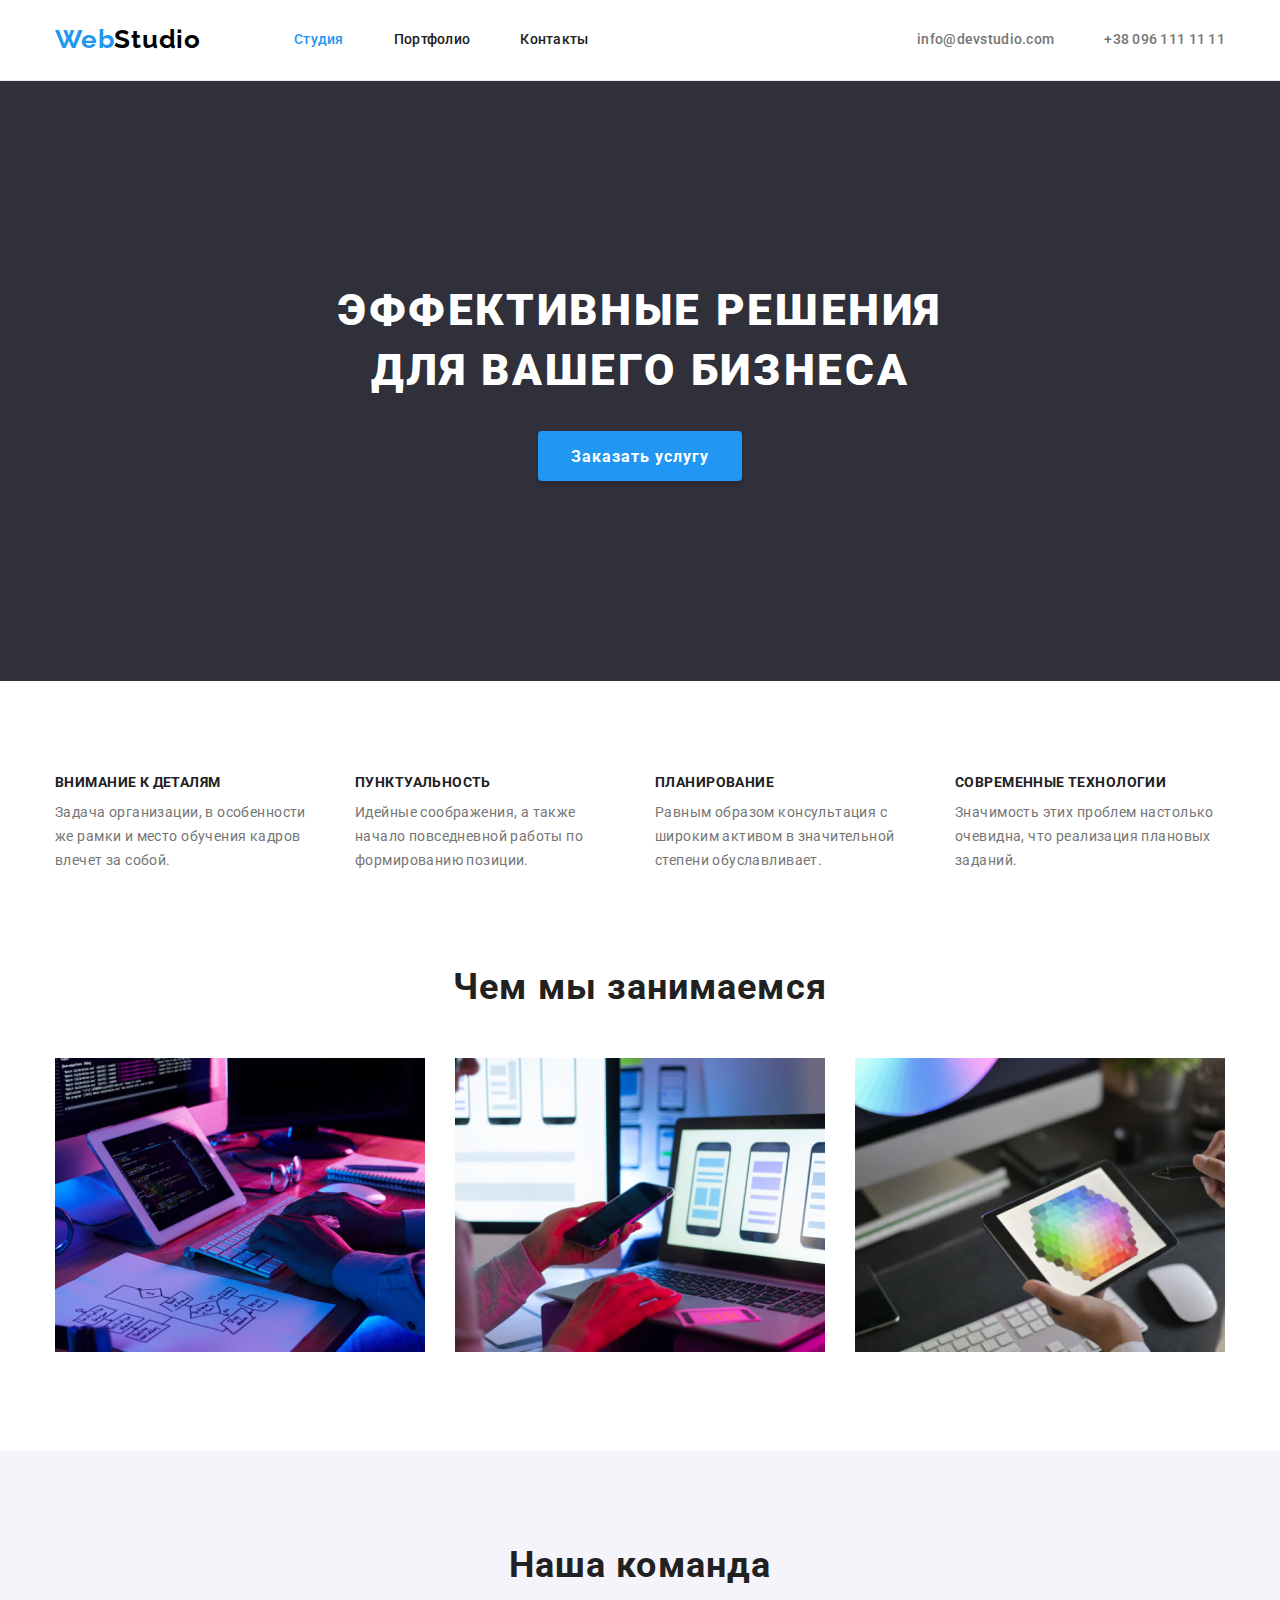
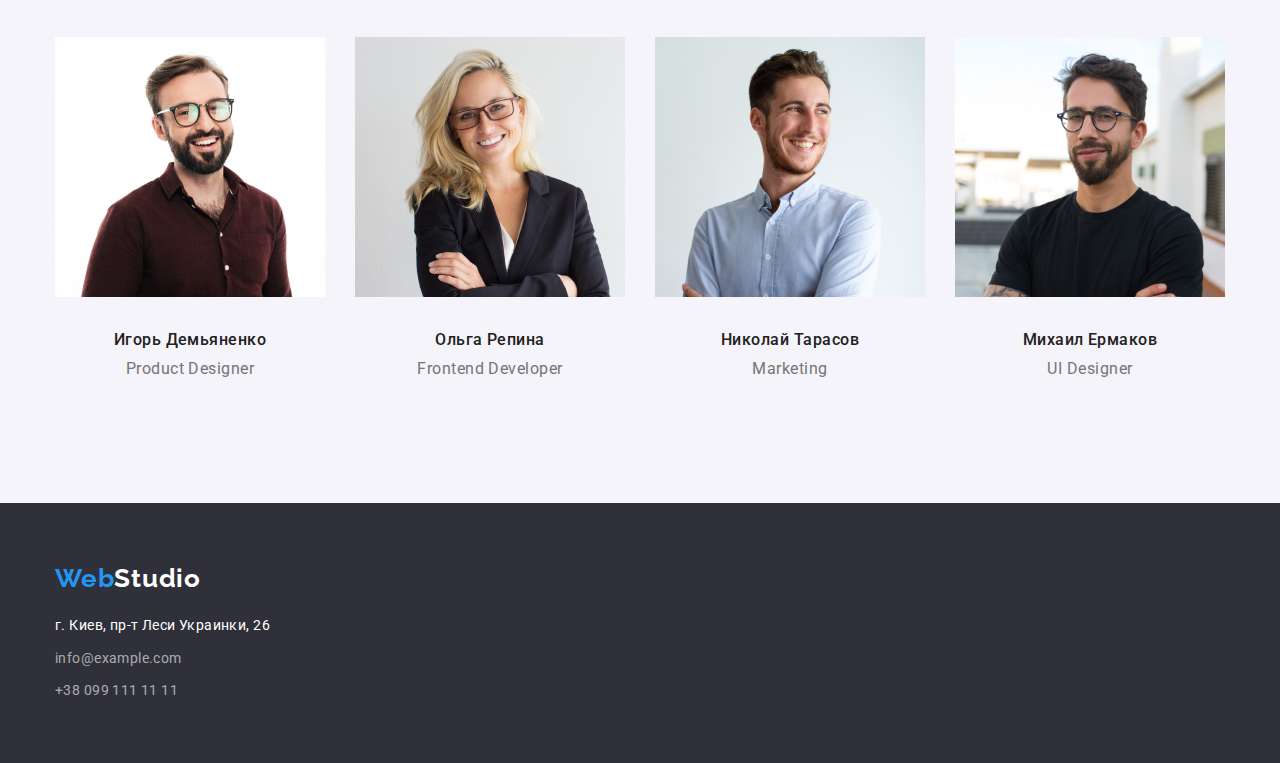
<file: index.html>
<!DOCTYPE html>
<html lang="ru">

<head>
    <meta charset="UTF-8">
    <meta http-equiv="X-UA-Compatible" content="IE=edge">
    <meta name="viewport" content="width=device-width, initial-scale=1.0">
    <title>Студія</title>
    <link rel="stylesheet"
        href="https://cdnjs.cloudflare.com/ajax/libs/modern-normalize/1.1.0/modern-normalize.min.css" />
    <link rel="preconnect" href="https://fonts.googleapis.com">
    <link rel="preconnect" href="https://fonts.gstatic.com" crossorigin>
    <link
        href="https://fonts.googleapis.com/css2?family=Raleway:wght@700&family=Roboto:wght@400;500;700;900&display=swap"
        rel="stylesheet">

    <link rel="stylesheet" href="./css/styles.css">

<body>
    <!-- Шапка -->

    <header class="header">
        <div class="container main-nav">
            <nav class="nav-header">
                <!-- Header logo -->
                <a href="./index.html" class="header-logo"> <span class="logo-web">Web</span><span
                        class="logo-studio">Studio</span> </a>
                <!-- Header nav -->
                <ul class="header-nav">
                    <li class="item">
                        <!-- Header studio -->
                        <a href="./index.html" class="link current">Студия</a></li>
                    <li class="item">
                        <!-- Header portfolio -->
                        <a href="./portfolio.html" class="link">Портфолио</a>
                    </li>
                    <li class="item">
                        <!-- Header contacts -->
                        <a href="#" class="link">Контакты</a>
                    </li>
                </ul>
            </nav>
            <!-- Header contacting -->
            <ul class="header-contacting">
                <li class="item">
                    <a href="mailto:info@devstudio.com" class="link">info@devstudio.com</a>
                </li>
                <li class="item">
                    <a href="tel:+380961111111" class="link">+38 096 111 11 11</a>
                </li>
            </ul>
        </div>

    </header>
    <!-- Головна сторінка, основна частина -->
    <main>
        <!-- Верхня частина -->

        <section class="hero">
            <div class="container">
                <h1 class="hero-title">эффективные решения для вашего бизнеса</h1>
                <button type="button" name="Order the service" class="button">Заказать услугу</button>
            </div>
        </section>

        <!-- Середина -->
        <section class="section">
            <div class="container">
                <h2 class="section-heading">что мы предлагаем</h2>
                <ul class="section-block">
                    <li class="item">
                        <h3 class="section-title-second">внимание к деталям</h3>
                        <p class="section-text">Задача организации, в особенности же рамки и место обучения кадров
                            влечет за
                            собой.</p>
                    </li>
                    <li class="item">
                        <h3 class="section-title-second">пунктуальность</h3>
                        <p class="section-text">
                            Идейные соображения, а также начало повседневной работы по формированию позиции.
                        </p>
                    </li>
                    <li class="item">
                        <h3 class="section-title-second">планирование</h3>
                        <p class="section-text">Равным образом консультация с широким активом в значительной степени
                            обуславливает.</p>
                    </li>
                    <li class="item">
                        <h3 class="section-title-second">современные технологии</h3>
                        <p class="section-text">Значимость этих проблем настолько очевидна, что реализация плановых
                            заданий.
                        </p>
                    </li>
                </ul>
            </div>
        </section>
        <section class="section secondary-section">
            <div class="container">
                <h2 class="section-title">Чем мы занимаемся</h2>
                <!-- Картинки середини -->
                <ul class="section-images">
                    <li class="item"><img src="./images/box1.jpg" alt="Перша картинка середини" width="370px"
                            height="294px"></li>
                    <li class="item"><img src="./images/box2.jpg" alt="Друга картинка середини" width="370px"
                            height="294px"></li>
                    <li class="item"><img src="./images/box3.jpg" alt="Третя картинка середини" width="370px"
                            height="294px"></li>
                </ul>
            </div>
        </section>

        <!-- Нижня частина основної сторінки -->
        <section class="section second-bacground">
            <div class="container">
                <h2 class="secondary-title">Наша команда</h2>
                <ul class="section-down">
                    <li class="item">
                        <img class="section-photo" src="./images/img1.jpg" alt="Перше фото" width="270px"
                            height="260px">
                        <div class="section-secondary-block">
                            <h3 class="section-name">Игорь Демьяненко</h3>
                            <p class="section-position">Product Designer</p>
                        </div>
                    </li>
                    <li class="item">
                        <img class="section-photo" src="./images/img2.jpg" alt="Друге фото" width="270px"
                            height="260px">
                        <div class="section-secondary-block">
                            <h3 class="section-name">Ольга Репина</h3>
                            <p class="section-position">Frontend Developer</p>
                        </div>
                    </li>
                    <li class="item">
                        <img class="section-photo" src="./images/img3.jpg" alt="Третє фото" width="270px"
                            height="260px">
                        <div class="section-secondary-block">
                            <h3 class="section-name">Николай Тарасов</h3>
                            <p class="section-position">Marketing</p>
                        </div>
                    </li>
                    <li class="item">
                        <img class="section-photo" src="./images/img4.jpg" alt="Четверте фото" width="270px"
                            height="260px">
                        <div class="section-secondary-block">
                            <h3 class="section-name">Михаил Ермаков</h3>
                            <p class="section-position">UI Designer</p>
                        </div>
                    </li>
                </ul>
            </div>
        </section>
    </main>
    <!-- Підвал сторінки -->
    <footer class="footer">
        <div class="container down-main">
            <a href="./index.html" class="footer-logo"><span class="logo-web-footer">Web</span><span
                    class="logo-studio-footer">Studio</span></a>
            <!-- Адреса і реквізити пошти і контактування -->
            <adress class="adress">
                <ul>
                    <li class="adress-item"><a href="#" class="adr">г. Киев, пр-т Леси Украинки, 26</a></li>
                    <li class="adress-item"><a href="mailto:info@example.com" class="link">info@example.com</a></li>
                    <li class="adress-item"><a href="tel:+380991111111" class="link">+38 099 111 11 11</a></li>
                </ul>
            </adress>
        </div>

    </footer>
</body>

</html>
</file>
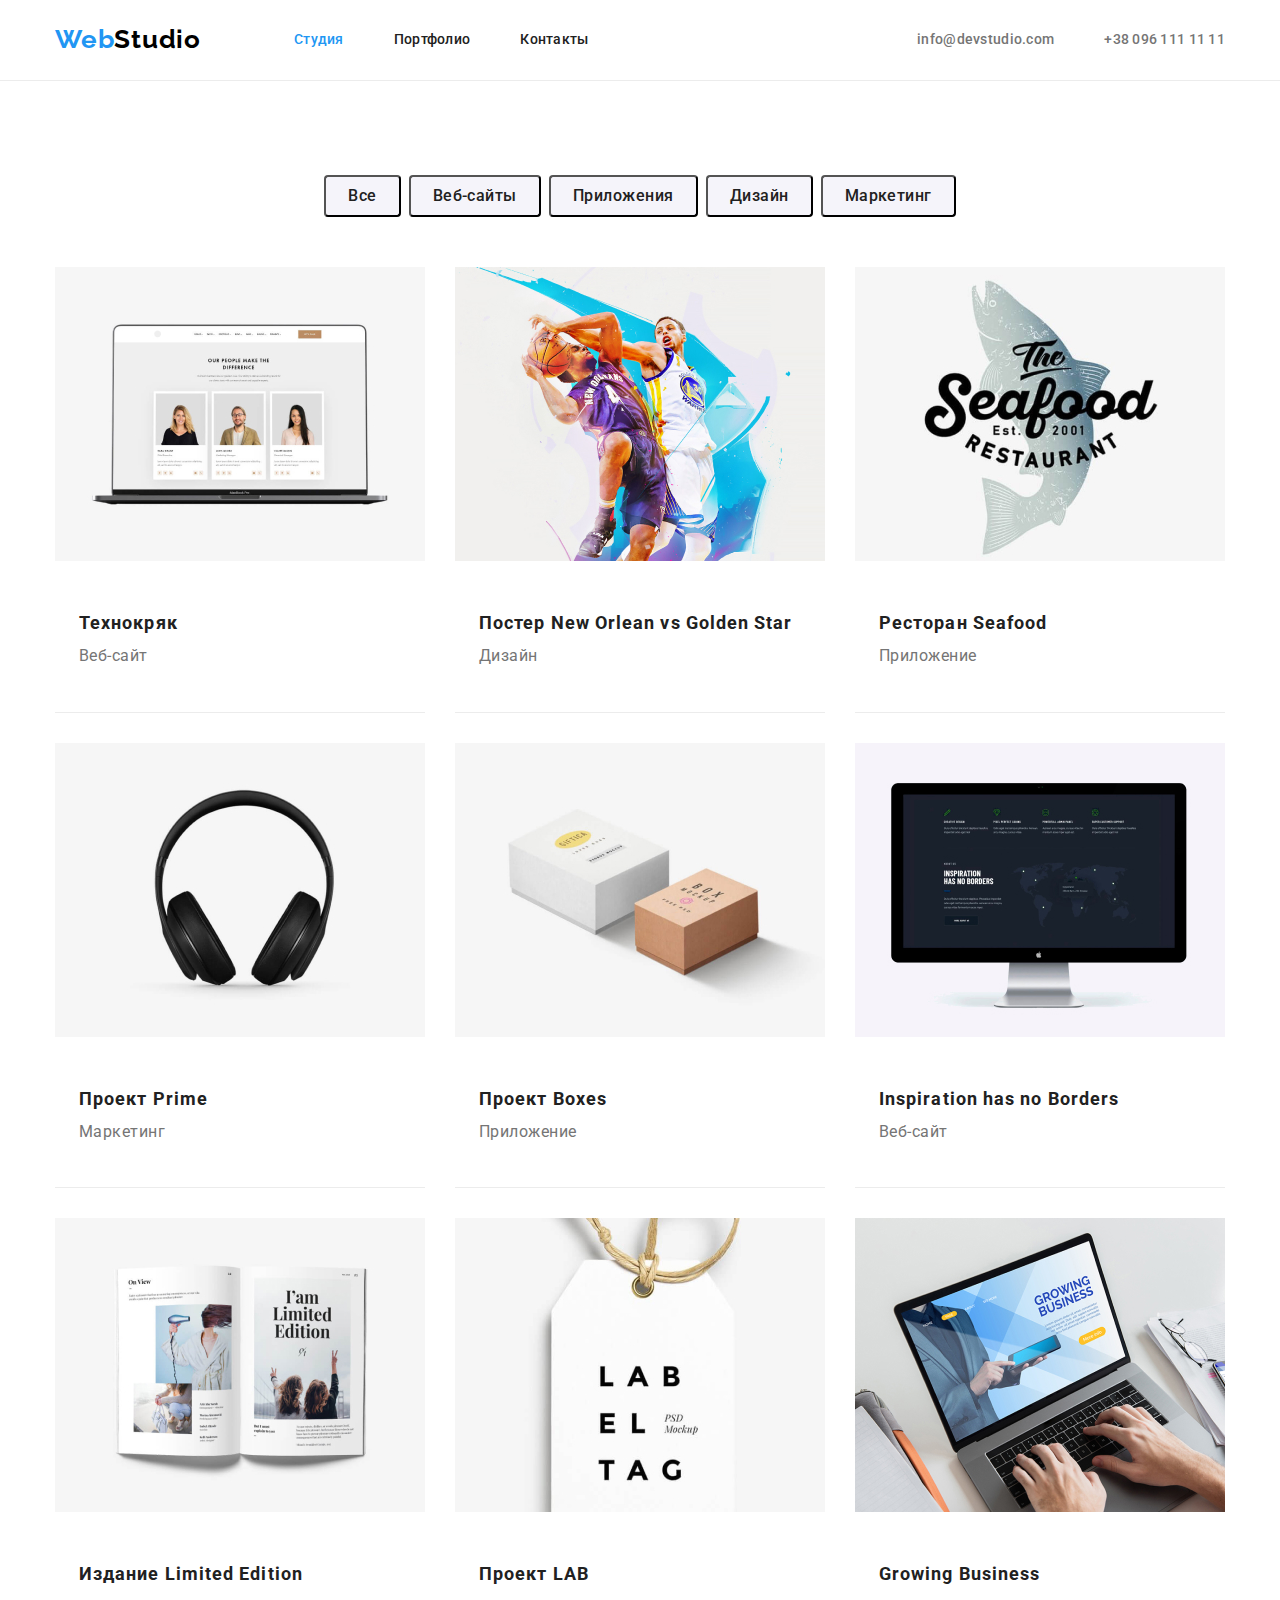
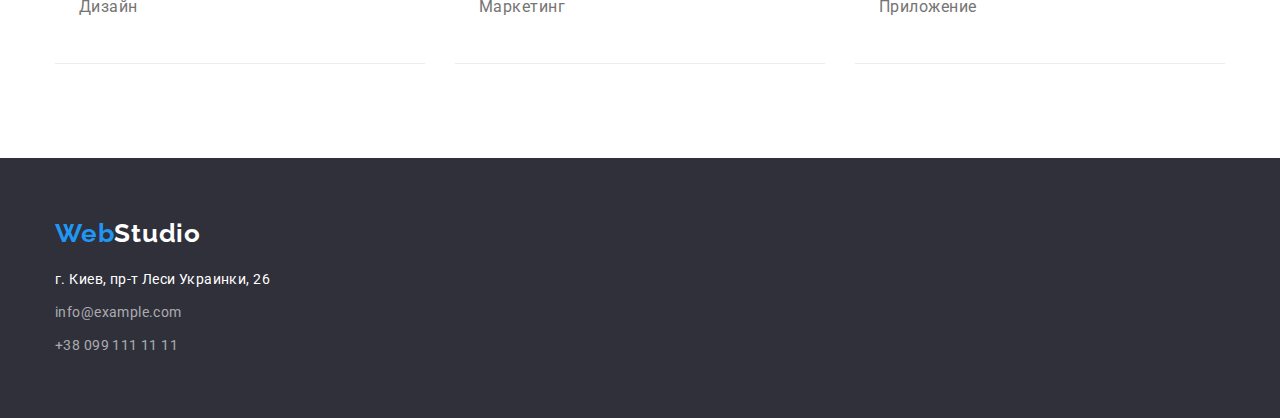
<file: portfolio.html>
<!DOCTYPE html>
<html lang="ru">

<head>
    <meta charset="UTF-8">
    <meta http-equiv="X-UA-Compatible" content="IE=edge">
    <meta name="viewport" content="width=device-width, initial-scale=1.0">
    <title>Портфоліо</title>
    <link rel="stylesheet"
        href="https://cdnjs.cloudflare.com/ajax/libs/modern-normalize/1.1.0/modern-normalize.min.css" />
    <link rel="preconnect" href="https://fonts.googleapis.com">
    <link rel="preconnect" href="https://fonts.gstatic.com" crossorigin>
    <link
        href="https://fonts.googleapis.com/css2?family=Raleway:wght@700&family=Roboto:wght@400;500;700;900&display=swap"
        rel="stylesheet">
    <link rel="stylesheet" href="./css/styles.css">


    <!-- Шапка -->

    <header class="header">
        <div class="container main-nav">
            <nav class="nav-header">
                <!-- Header logo -->
                <a href="./index.html" class="header-logo"> <span class="logo-web">Web</span><span
                        class="logo-studio">Studio</span> </a>
                <!-- Header nav -->
                <ul class="header-nav">
                    <li class="item">
                        <!-- Header studio -->
                        <a href="./index.html" class="link current">Студия</a></li>
                    <li class="item">
                        <!-- Header portfolio -->
                        <a href="./portfolio.html" class="link">Портфолио</a>
                    </li>
                    <li class="item">
                        <!-- Header contacts -->
                        <a href="#" class="link">Контакты</a>
                    </li>
                </ul>
            </nav>
            <!-- Header contacting -->
            <ul class="header-contacting">
                <li class="item">
                    <a href="mailto:info@devstudio.com" class="link">info@devstudio.com</a>
                </li>
                <li class="item">
                    <a href="tel:+380961111111" class="link">+38 096 111 11 11</a>
                </li>
            </ul>
        </div>

    </header>



    <!-- Головна частина сторінки -->
    <main>

        <section class="section-portfolio">
            <div class="container">
                <h1 class="portfolio-title">Кейси команди</h1>
                <ul class="button-portfolio">
                    <li class="item"><button type="button" name="All Products" class="btn">Все</button></li>
                    <li class="item"><button type="button" name="Web Sites" class="btn">Веб-сайты</button></li>
                    <li class="item"><button type="button" name="Aplications" class="btn">Приложения</button></li>
                    <li class="item"><button type="button" name="Design" class="btn">Дизайн</li>
                    <li class="item"><button type="button" name="Marketing" class="btn">Маркетинг</button></li>

                </ul>

                <!-- Список виконаних кейсів команди  -->

                <ul class="cases">
                    <li class="cases-items">
                        <img class="cases-img" src="./images/portfolio1.jpg" alt="Технокряк" width="370px"
                            height="294px">

                        <div class="cases-block-portfolio">
                            <h2 class="cases-title">Технокряк</h2>
                            <p class="case-text">Веб-сайт</p>
                        </div>
                    </li>
                    <li class="cases-items">
                        <img class="cases-img" src="./images/portfolio2.jpg" alt="Постер New Orlean vs Golden Star"
                            width="370px" height="294px">
                        <div class="cases-block-portfolio">
                            <h2 class="cases-title">Постер New Orlean vs Golden Star</h2>
                            <p class="case-text">Дизайн</p>
                        </div>
                    </li>
                    <li class="cases-items">
                        <img class="cases-img" src="./images/portfolio3.jpg" alt="Ресторан Seafood" width="370px"
                            height="294px">
                        <div class="cases-block-portfolio">
                            <h2 class="cases-title">Ресторан Seafood</h2>
                            <p class="case-text">Приложение</p>
                        </div>
                    </li>
                    <li class="cases-items">
                        <img class="cases-img" src="./images/portfolio4.jpg" alt="Проект Prime" width="370px"
                            height="294px">
                        <div class="cases-block-portfolio">
                            <h2 class="cases-title">Проект Prime</h2>
                            <p class="case-text">Маркетинг</p>
                        </div>
                    </li>
                    <li class="cases-items">
                        <img class="cases-img" src="./images/portfolio5.jpg" alt="Проект Boxes" width="370px"
                            height="294px">
                        <div class="cases-block-portfolio">
                            <h2 class="cases-title">Проект Boxes</h2>
                            <p class="case-text">Приложение</p>
                        </div>
                    </li>
                    <li class="cases-items">
                        <img class="cases-img" src="./images/portfolio6.jpg" alt="Inspiration has no Borders"
                            width="370px" height="294px">
                        <div class="cases-block-portfolio">
                            <h2 class="cases-title">Inspiration has no Borders</h2>
                            <p class="case-text">Веб-сайт</p>
                        </div>
                    </li>
                    <li class="cases-items">
                        <img class="cases-img" src="./images/portfolio7.jpg" alt="Издание Limited Edition" width="370px"
                            height="294px">
                        <div class="cases-block-portfolio">
                            <h2 class="cases-title">Издание Limited Edition</h2>
                            <p class="case-text">Дизайн</p>
                        </div>
                    </li>
                    <li class="cases-items">
                        <img class="cases-img" src="./images/portfolio8.jpg" alt="Проект LAB" width="370px"
                            height="294px">
                        <div class="cases-block-portfolio">
                            <h2 class="cases-title">Проект LAB</h2>
                            <p class="case-text">Маркетинг</p>
                        </div>
                    </li>
                    <li class="cases-items">
                        <img class="cases-img" src="./images/portfolio9.jpg" alt="Growing Business" width="370px"
                            height="294px">
                        <div class="cases-block-portfolio">
                            <h2 class="cases-title">Growing Business</h2>
                            <p class="case-text">Приложение</p>
                        </div>
                    </li>

                </ul>
            </div>

        </section>

    </main>
    <!-- Підвал сторінки -->
    <footer class="footer">
        <div class="container down-main">
            <a href="./index.html" class="footer-logo"><span class="logo-web-footer">Web</span><span
                    class="logo-studio-footer">Studio</span></a>
            <!-- Адреса і реквізити пошти і контактування -->
            <adress class="adress">
                <ul>
                    <li class="adress-item"><a href="#" class="adr">г. Киев, пр-т Леси Украинки, 26</a></li>
                    <li class="adress-item"><a href="mailto:info@example.com" class="link">info@example.com</a></li>
                    <li class="adress-item"><a href="tel:+380991111111" class="link">+38 099 111 11 11</a></li>
                </ul>
            </adress>
        </div>

    </footer>
</head>
</file>
<file: css/styles.css>
html {
    box-sizing: border-box;
}

*,
*::before,
*::after {
    box-sizing: inherit;
}

:root {
    --primary-text-color: #212121;
    --text-color: #757575;
    --text-link: #2196F3;
    --hero: #FFFFFF;
    --background-team: #F5F4FA;
    --bacground-color-hero: #2F303A;
    --footer-color-text: rgba(255, 255, 255, 0.6);
    --logo-studio: #000000;
    --button-bcg: #F5F4FA;
    --color-line: #ECECEC;


}


body {
    font-family: 'Roboto',
        sans-serif;
    background-color: var(--hero);
    color: var(--text-color);
}

ul {
    list-style: none;
    margin: 0;
    padding: 0;
}

h1,
h2,
h3,
h4,
h5,
h6,
p,
ul {
    margin-top: 0;
    margin-bottom: 0;
}

img {
    width: 100%;
}

/* Шапка */

/* Кольори */
/* #212121 текст чорний */
/*  #757575 колір номера телефону*/
/* #2196F3 текст синій */
.header {
    border-bottom: 1px solid var(--color-line);

}

.header-logo {
    display: block;
    padding-top: 24px;
    padding-bottom: 25px;
    margin-right: 93px;

    font-family: 'Raleway';
    font-weight: 700;
    font-size: 26px;
    line-height: 1.2;
    letter-spacing: 0.03em;

    text-decoration: none;
}

.header-logo .logo-web {
    color: var(--text-link)
}

.header-logo .logo-studio {
    color: var(--logo-studio);
}

.main-nav {
    display: flex;
    align-items: center;
    /* justify-content: space-between; */
}

.header-nav {
    display: flex;
    align-items: center;

}

.nav-header {
    display: flex;
    align-items: center;
}

.header-nav .item+.item {
    margin-left: 50px;
}

.header-nav .link {
    display: block;
    padding-top: 32px;
    padding-bottom: 32px;

    color: var(--primary-text-color);
    font-weight: 500;
    font-size: 14px;
    line-height: 1.14;
    letter-spacing: 0.02em;
    text-decoration: none;
}

.header-nav .link.current {
    color: var(--text-link);
}

.header-nav .link:hover,
.header-nav .link:focus {
    color: var(--text-link);
}

.header-contacting {
    display: flex;
    margin-left: auto;
}

.header-contacting .item+.item {
    margin-left: 50px;
}

.header-contacting .link {
    display: block;
    padding-top: 32px;
    padding-bottom: 32px;

    font-weight: 500;
    font-size: 14px;
    line-height: 1.14;
    letter-spacing: 0.02em;
    color: var(--text-color);
    text-decoration: none;
}

.header-contacting .link:hover,
.header-contacting .link:focus {
    color: var(--text-link);
}

.line {
    color: var(--color-line);
    margin-top: 0;
    margin-bottom: 0;
}

/* Головна сторінка */
/* фон головного заголовку background: #2F303A */
/* фон сторінки background: background: #FFFFFF; */
/* Фон Наша команда background: #F5F4FA */
/* #FFFFFF головний заголовок і колір кнопки*/
/* Середина */
/* Секція заголовки#212121 */
/* Секція тексти абзаци #757575 */
/* Другий і наступний заголовок + Прізвище ім'я  #212121 */
/* Професія #757575 */

.container {
    width: 1200px;
    margin: 0 auto;
    padding-left: 15px;
    padding-right: 15px;
}

/* HERO */

.hero {
    background-color: #2F303A;
    padding: 200px 0;


}

.hero .container {
    text-align: center;
    /* height: 600px; */


}

.container .hero-title {
    color: var(--hero);
    font-weight: 900;
    font-size: 44px;
    line-height: 1.36;
    letter-spacing: 0.06em;
    text-transform: uppercase;
    margin: 0 auto;
    max-width: 696px;
    width: 100%;
    margin-bottom: 30px;
}

/* Кнопка */
.hero .button {
    display: inline;
    font-family: inherit;
    color: var(--hero);
    background-color: var(--text-link);
    /* position: absolute; */
    min-width: 200px;
    height: 50px;
    /* left: 705px;
    top: 430px; */
    box-shadow: 0px 4px 4px rgba(0, 0, 0, 0.15);
    border-radius: 4px;
    padding: 10px 32px;


}

.button {
    font-weight: 700;
    font-size: 16px;
    line-height: 1.88;
    display: flex;
    align-items: center;
    text-align: center;
    letter-spacing: 0.06em;

    cursor: pointer;
    border: 1px solid transparent;

}

/* SECTION середина */
.section {
    padding-top: 94px;
    padding-bottom: 94px;


}

.section-block {
    display: flex;
    /* justify-content: space-between; */
}

.section-block .item+.item {
    margin-left: 30px;
}

.section-block .section-text {
    display: flex;
}

.section.second-bacground {
    padding-top: 0;
    padding-top: 94px;

    background-color: var(--background-team);
}

.section-heading {
    display: none;

}

.section.secondary-section {
    padding-top: 0;
}

.section .section-title {

    font-weight: 700;
    font-size: 36px;
    line-height: 1.16;
    text-align: center;
    letter-spacing: 0.03em;

    color: var(--primary-text-color);
    margin-bottom: 50px;

}

/* SECTION IMAGES */

.section .secondary-title {
    font-weight: 700;
    font-size: 36px;
    line-height: 1.16;
    text-align: center;
    letter-spacing: 0.03em;

    color: var(--primary-text-color);
    margin-bottom: 50px;
}

.section-images {
    display: flex;
}

.section-images .item+.item {
    margin-left: 30px;
}

.section-down {
    display: flex;
}

.section-down .item+.item {
    margin-left: 30px;
}



.section-secondary-block {
    padding: 30px 0;
}

.section .section-title-second {

    font-weight: 700;
    font-size: 14px;
    line-height: 1.14;
    letter-spacing: 0.03em;
    text-transform: uppercase;
    margin-bottom: 10px;

    color: var(--primary-text-color);
}

.section .section-text {
    max-width: 270px;
    font-size: 14px;
    line-height: 1.71;
    letter-spacing: 0.03em;

    /* color: var(--text-color); */
}



.section .section-name {

    font-weight: 500;
    font-size: 16px;
    line-height: 1.18;
    text-align: center;
    letter-spacing: 0.03em;
    margin-bottom: 10px;

    color: var(--primary-text-color);
}

.section .section-position {

    font-size: 16px;
    line-height: 1.18;
    text-align: center;
    letter-spacing: 0.03em;

}

/* Підвал */
/* Лого перша частина #2196F3 */
/* Лого друга частина #FFFFFF */
/* Адреса #FFFFFF */
/* пошта і телефон rgba(255, 255, 255, 0.6) */

/* 2-га сторінка фон background: #E5E5E5 */
.footer {
    background-color: var(--bacground-color-hero);
    padding-bottom: 60px;
    padding-top: 60px;

}

.footer-logo {
    display: block;
}

.footer .footer-logo {
    font-family: 'Raleway';
    /* font-style: normal; */
    font-weight: 700;
    font-size: 26px;
    line-height: 1.19;
    letter-spacing: 0.03em;
    margin-bottom: 20px;
    text-decoration: none;
}



.footer-logo .logo-web-footer {
    color: var(--text-link);
}

.footer-logo .logo-studio-footer {
    color: var(--hero);

}

/* .adress {
    margin-top: 20px;
} */


.adress .adr {
    font-size: 14px;
    line-height: 1.71;
    letter-spacing: 0.03em;

    color: var(--hero);
    text-decoration: none;

}

.adress .link {
    font-size: 14px;
    line-height: 1.71;
    letter-spacing: 0.03em;

    color: var(--footer-color-text);

    text-decoration: none;
}

.adress-item:not(:last-child) {
    margin-bottom: 9px;
}

.adress .link:hover,
.adress .link:focus {
    color: var(--text-link);
}


/* П О Р Т Ф О Л І О  */

/* Головна частина сторінки */
.portfolio-title {
    display: none;
}

.section-portfolio {
    background-color: var(--hero);
    padding-top: 94px;
    padding-bottom: 94px;

}

/* КНОПКИ */
.button-portfolio {
    display: flex;
    margin-bottom: 50px;

    list-style-type: none;
    display: flex;
    justify-content: center;
    margin-bottom: 50px;
    margin-top: 0;



}

.button-portfolio .item+.item {
    margin-left: 8px;

}

.button-portfolio .btn:hover,
.button-portfolio .btn:focus {
    background-color: var(--text-link);
    color: var(--hero);
}

.button-portfolio .btn {
    font-family: inherit;
    padding: 6px 22px;
    font-weight: 500;
    font-size: 16px;
    line-height: 1.62;
    text-align: center;
    letter-spacing: 0.03em;
    background-color: var(--button-bcg);

    color: var(--primary-text-color);

    cursor: pointer;
}

.button-portfolio .btn {
    border-radius: 4px;
}

/*СПИСОК КЕЙСІВ КОМАНДИ - картинки з підписами */


.cases {
    display: flex;
    flex-wrap: wrap
}

.cases-block-portfolio {
    padding: 20px 0;
    border-bottom: 1px solid var(--color-line);


}

.cases .cases-items {
    margin-right: 30px;
    margin-bottom: 30px;
}

.cases-items:nth-child(3n) {
    margin-right: 0;
}

.cases-items:nth-last-child(-n + 3) {
    margin-bottom: 0;
}

.cases .cases-title {

    font-weight: 700;
    font-size: 18px;
    line-height: 2;
    letter-spacing: 0.06em;
    padding-top: 20px;
    padding-right: 24px;
    padding-left: 24px;

    color: var(--primary-text-color);
}

.cases .case-text {
    font-size: 16px;
    line-height: 1.88;
    letter-spacing: 0.03em;
    padding-right: 24px;
    padding-left: 24px;
    padding-bottom: 20px;

}
</file>
